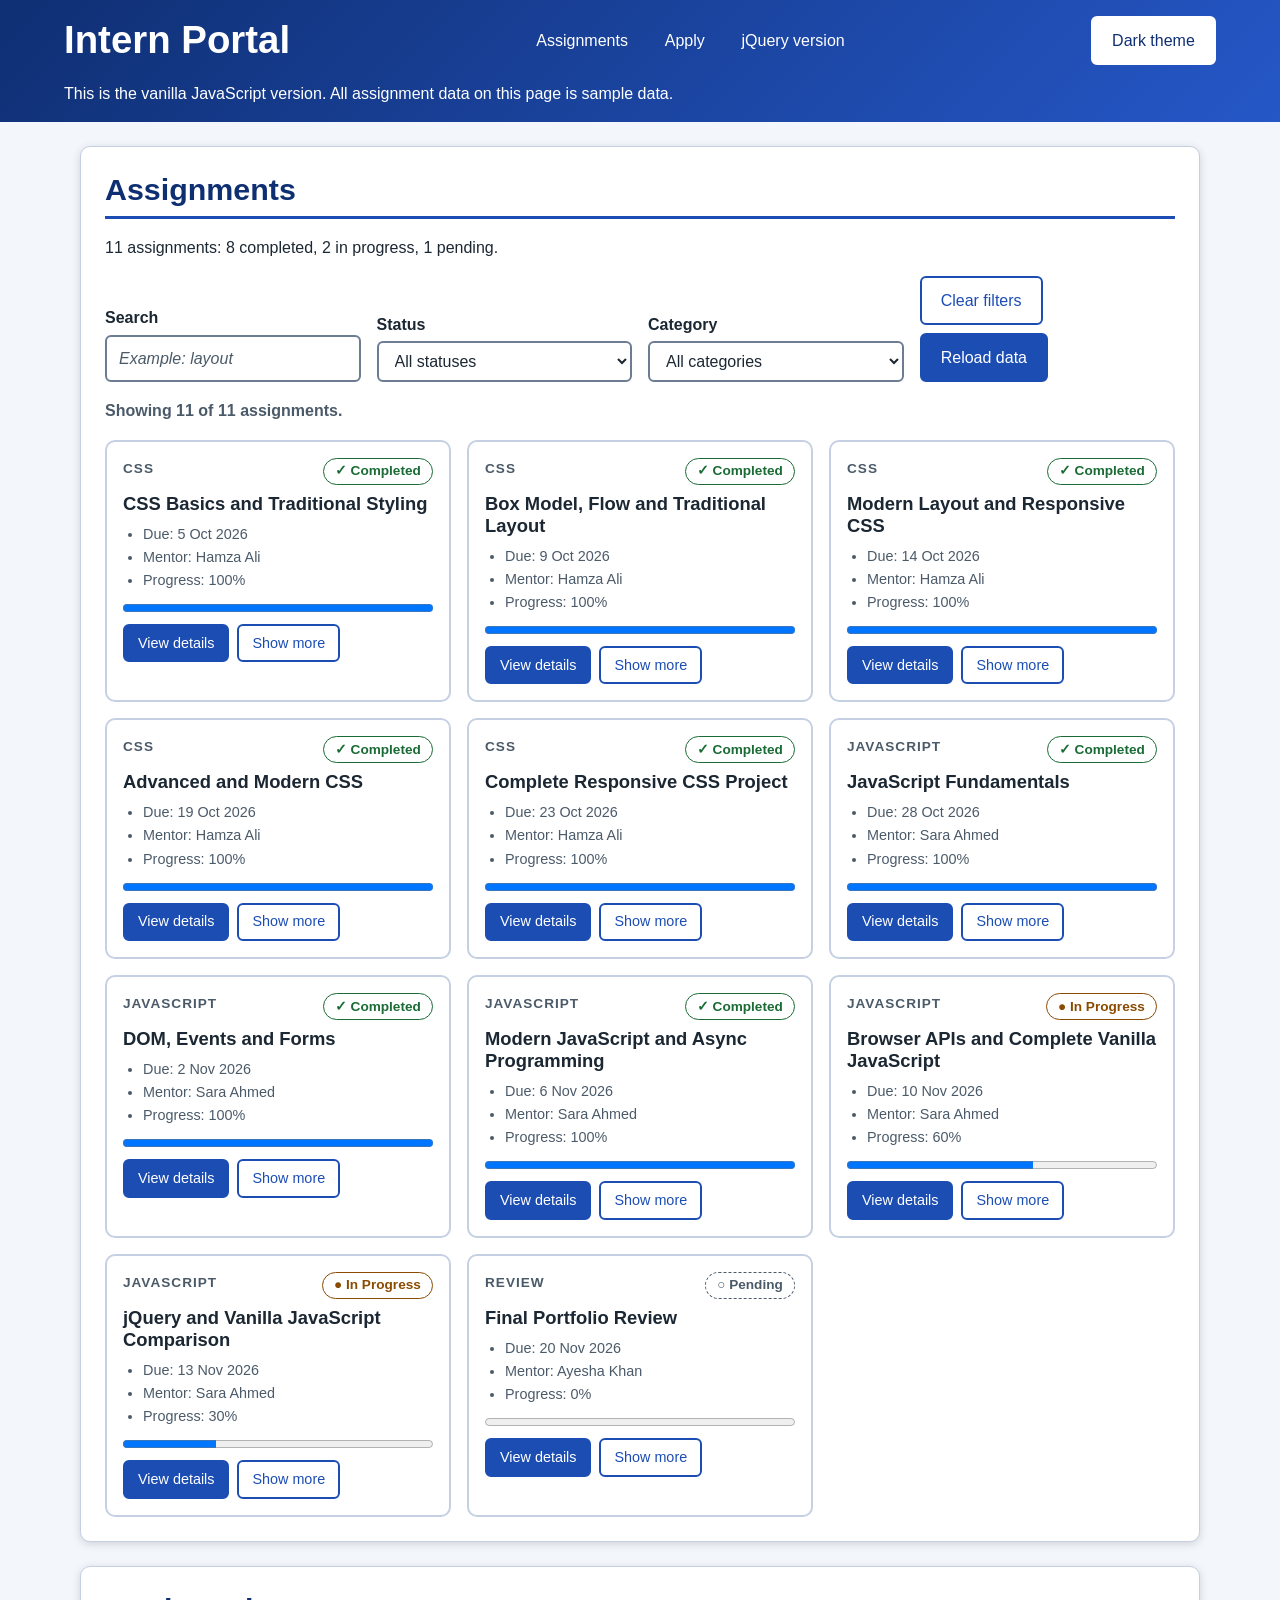
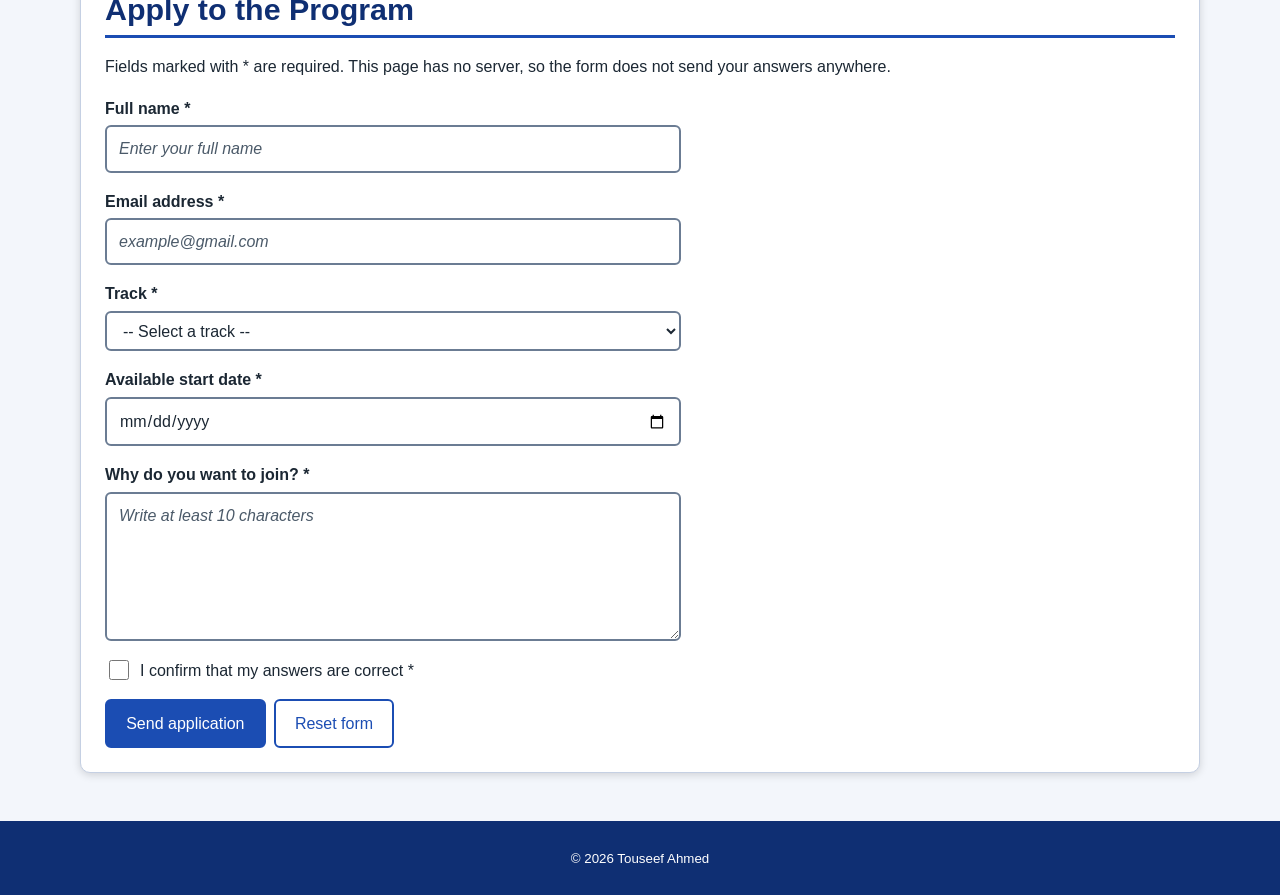
<file: index.html>
<!DOCTYPE html>
<html lang="en">
<head>
    <meta charset="UTF-8">
    <meta name="viewport" content="width=device-width, initial-scale=1">
    <meta name="description" content="Small internship portal with an assignment list, filters and an application form, written in vanilla JavaScript.">
    <meta name="author" content="Touseef Ahmed">
    <link rel="stylesheet" href="style.css">
    <script type="module" src="js/vanilla/app.js"></script>
    <title>Intern Portal | Vanilla JavaScript</title>
</head>
<body>
    <header class="site-header">
        <div class="site-header__inner">
            <h1 class="site-title">Intern Portal</h1>
            <nav class="site-nav">
                <ul>
                    <li><a href="#assignments">Assignments</a></li>
                    <li><a href="#apply">Apply</a></li>
                    <li><a href="jquery.html">jQuery version</a></li>
                </ul>
            </nav>
            <button class="button" type="button" id="theme-button">Dark theme</button>
        </div>
        <p class="site-intro">This is the vanilla JavaScript version. All assignment data on this page is sample data.</p>
    </header>

    <main>
        <section class="section" id="assignments">
            <h2>Assignments</h2>
            <p id="summary-text"></p>
            <form class="filters" id="filter-form">
                <div class="field">
                    <label for="search-input">Search</label>
                    <input type="search" id="search-input" name="q" placeholder="Example: layout" autocomplete="off">
                </div>
                <div class="field">
                    <label for="status-select">Status</label>
                    <select id="status-select" name="status">
                        <option value="all">All statuses</option>
                        <option value="Pending">Pending</option>
                        <option value="In Progress">In Progress</option>
                        <option value="Completed">Completed</option>
                    </select>
                </div>
                <div class="field">
                    <label for="category-select">Category</label>
                    <select id="category-select" name="category">
                        <option value="all">All categories</option>
                    </select>
                </div>
                <div class="button-row">
                    <button class="button button--secondary" type="button" id="clear-filters">Clear filters</button>
                    <button class="button" type="button" id="reload-button">Reload data</button>
                </div>
            </form>
            <p class="result-count" id="result-count"></p>
            <p class="selected-note" id="selected-note"></p>

            <div class="state-box" id="state-box" hidden>
                <p class="state-message" id="state-message"></p>
                <div class="button-row">
                    <button class="button" type="button" id="retry-button" hidden>Try again</button>
                    <button class="button" type="button" id="state-clear-button" hidden>Clear filters</button>
                </div>
            </div>

            <div class="card-grid" id="assignment-list"></div>
        </section>

        <section class="section" id="apply">
            <h2>Apply to the Program</h2>
            <p>Fields marked with * are required. This page has no server, so the form does not send your answers anywhere.</p>
            <form class="apply-form" id="apply-form">
                <div class="field">
                    <label for="full-name">Full name *</label>
                    <input type="text" id="full-name" name="full_name" placeholder="Enter your full name" autocomplete="name" minlength="3" maxlength="50" pattern="[A-Za-z ]+" title="Use letters and spaces only." required>
                    <p class="field-error"></p>
                </div>
                <div class="field">
                    <label for="email-address">Email address *</label>
                    <input type="email" id="email-address" name="email_address" placeholder="example@gmail.com" autocomplete="email" required>
                    <p class="field-error"></p>
                </div>
                <div class="field">
                    <label for="track">Track *</label>
                    <select id="track" name="track" required>
                        <option value="" selected>-- Select a track --</option>
                        <option value="web-development">Web Development</option>
                        <option value="software-testing">Software Testing</option>
                        <option value="devops">DevOps</option>
                    </select>
                    <p class="field-error"></p>
                </div>
                <div class="field">
                    <label for="start-date">Available start date *</label>
                    <input type="date" id="start-date" name="start_date" min="2026-11-16" max="2027-03-31" required>
                    <p class="field-error"></p>
                </div>
                <div class="field">
                    <label for="message">Why do you want to join? *</label>
                    <textarea id="message" name="message" rows="5" placeholder="Write at least 10 characters" minlength="10" maxlength="300" required></textarea>
                    <p class="field-error"></p>
                </div>
                <div class="field field--check">
                    <input type="checkbox" id="terms-accepted" name="terms" value="accepted" required>
                    <label for="terms-accepted">I confirm that my answers are correct *</label>
                    <p class="field-error"></p>
                </div>
                <div class="button-row">
                    <button class="button" type="submit">Send application</button>
                    <button class="button button--secondary" type="reset">Reset form</button>
                </div>
            </form>
        </section>
    </main>

    <dialog class="details-dialog" id="details-dialog">
        <div class="dialog-body">
            <h2 id="dialog-title"></h2>
            <p><span id="dialog-badge"></span></p>
            <ul class="dialog-facts">
                <li>Category: <span id="dialog-category"></span></li>
                <li>Due date: <span id="dialog-due"></span></li>
                <li>Mentor: <span id="dialog-mentor"></span></li>
            </ul>
            <p id="dialog-summary"></p>
            <p>
                <label for="dialog-progress">Progress: <span id="dialog-progress-text"></span></label><br>
                <progress id="dialog-progress" max="100" value="0">0%</progress>
            </p>
            <button class="button" type="button" id="dialog-close">Close</button>
        </div>
    </dialog>

    <div class="toast-area" id="toast-area"></div>
    <noscript>
        <p class="message">This page needs JavaScript to load the assignments.</p>
    </noscript>
    <footer class="site-footer">
        <p><small>&copy; 2026 Touseef Ahmed</small></p>
    </footer>
</body>
</html>
</file>
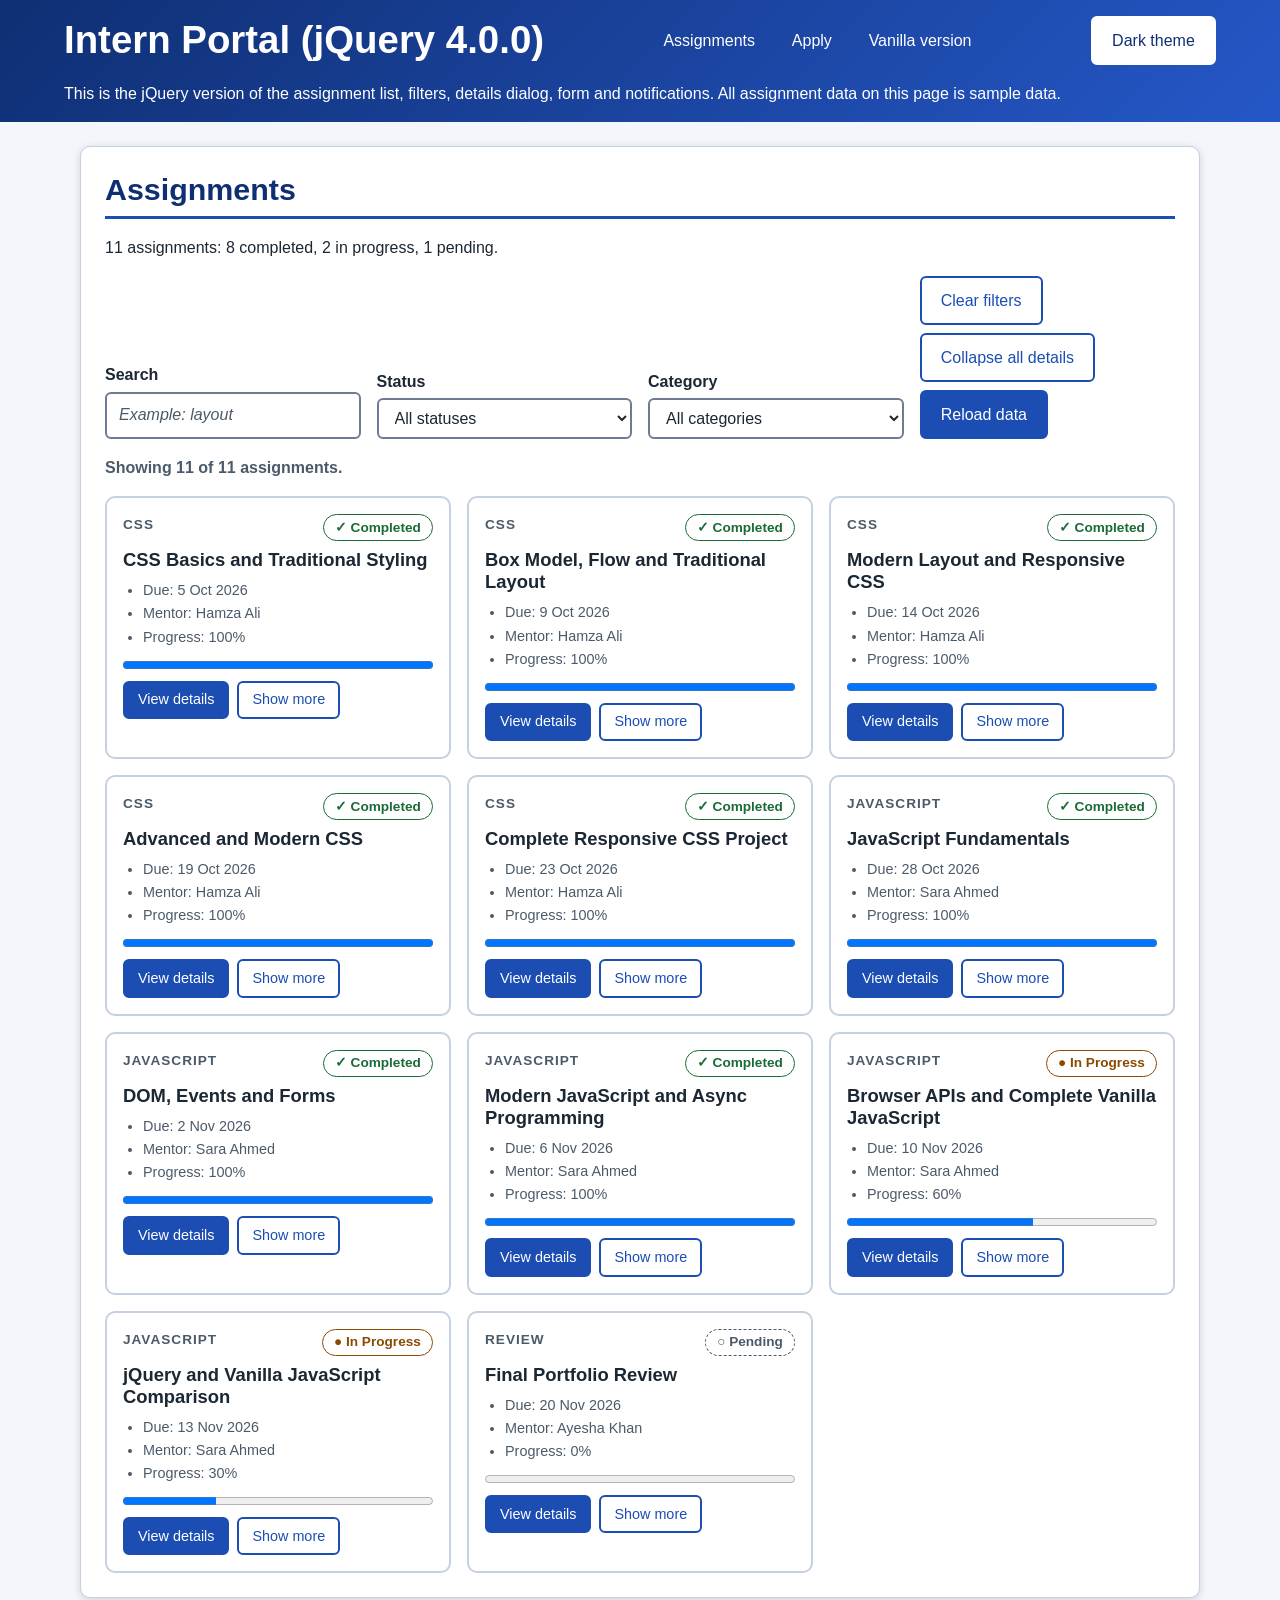
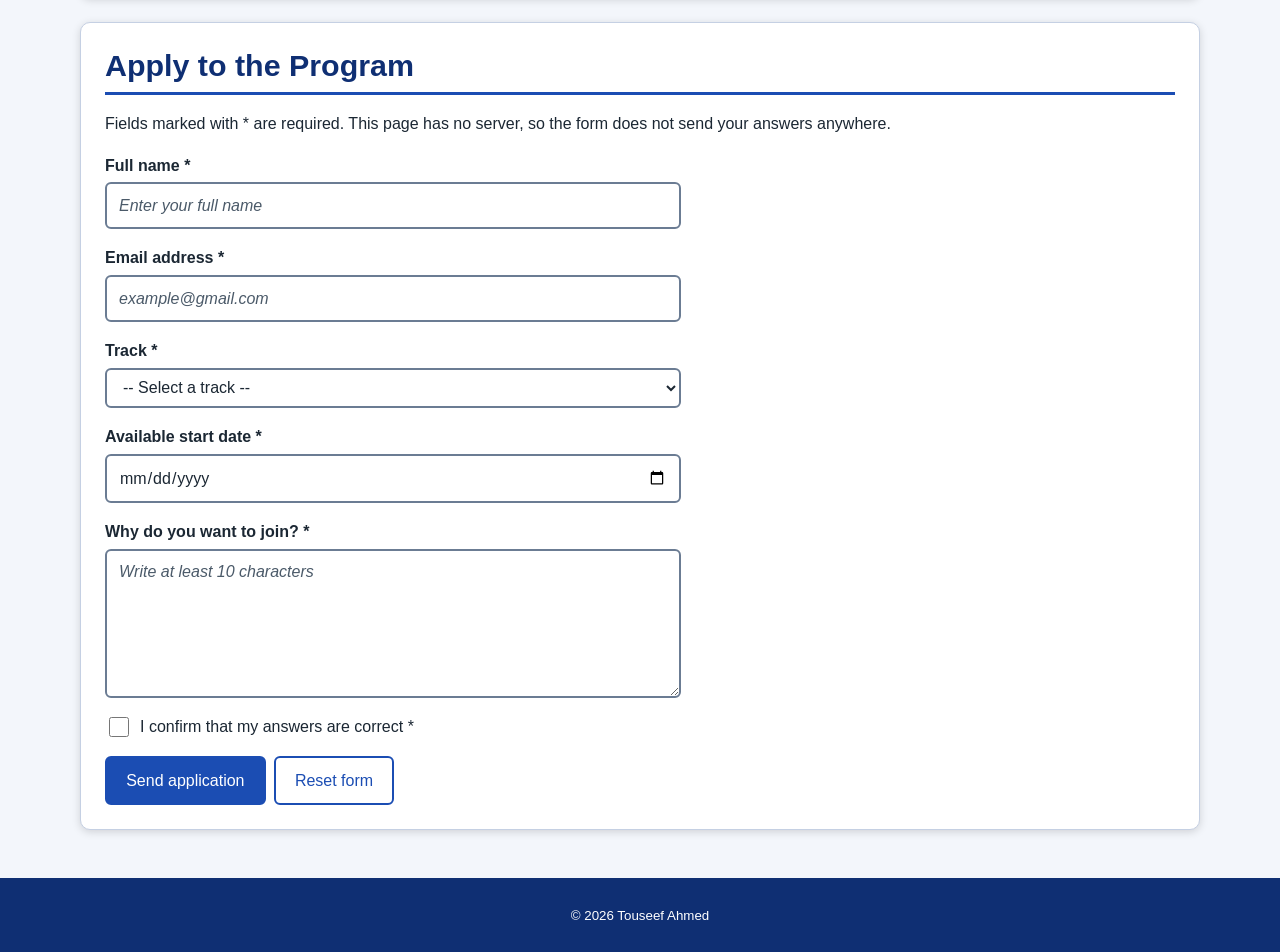
<file: jquery.html>
<!DOCTYPE html>
<html lang="en">
<head>
    <meta charset="UTF-8">
    <meta name="viewport" content="width=device-width, initial-scale=1">
    <meta name="description" content="The same internship portal with selected features written in jQuery.">
    <meta name="author" content="Touseef Ahmed">
    <link rel="stylesheet" href="style.css">
    <script src="lib/jquery-4.0.0.min.js" defer></script>
    <script type="module" src="js/jquery/app.js"></script>
    <title>Intern Portal | jQuery 4.0.0</title>
</head>
<body>
    <header class="site-header">
        <div class="site-header__inner">
            <h1 class="site-title">Intern Portal (jQuery 4.0.0)</h1>
            <nav class="site-nav">
                <ul>
                    <li><a href="#assignments">Assignments</a></li>
                    <li><a href="#apply">Apply</a></li>
                    <li><a href="index.html">Vanilla version</a></li>
                </ul>
            </nav>
            <button class="button" type="button" id="theme-button">Dark theme</button>
        </div>
        <p class="site-intro">This is the jQuery version of the assignment list, filters, details dialog, form and notifications. All assignment data on this page is sample data.</p>
    </header>

    <main>
        <section class="section" id="assignments">
            <h2>Assignments</h2>
            <p id="summary-text"></p>
            <form class="filters" id="filter-form">
                <div class="field">
                    <label for="search-input">Search</label>
                    <input type="search" id="search-input" name="q" placeholder="Example: layout" autocomplete="off">
                </div>
                <div class="field">
                    <label for="status-select">Status</label>
                    <select id="status-select" name="status">
                        <option value="all">All statuses</option>
                        <option value="Pending">Pending</option>
                        <option value="In Progress">In Progress</option>
                        <option value="Completed">Completed</option>
                    </select>
                </div>
                <div class="field">
                    <label for="category-select">Category</label>
                    <select id="category-select" name="category">
                        <option value="all">All categories</option>
                    </select>
                </div>
                <div class="button-row">
                    <button class="button button--secondary" type="button" id="clear-filters">Clear filters</button>
                    <button class="button button--secondary" type="button" id="collapse-all">Collapse all details</button>
                    <button class="button" type="button" id="reload-button">Reload data</button>
                </div>
            </form>

            <p class="result-count" id="result-count"></p>
            <p class="selected-note" id="selected-note"></p>

            <div class="state-box" id="state-box" hidden>
                <p class="state-message" id="state-message"></p>
                <div class="button-row">
                    <button class="button" type="button" id="retry-button" hidden>Try again</button>
                    <button class="button" type="button" id="state-clear-button" hidden>Clear filters</button>
                </div>
            </div>

            <div class="card-grid" id="assignment-list"></div>
        </section>

        <section class="section" id="apply">
            <h2>Apply to the Program</h2>
            <p>Fields marked with * are required. This page has no server, so the form does not send your answers anywhere.</p>
            <form class="apply-form" id="apply-form">
                <div class="field">
                    <label for="full-name">Full name *</label>
                    <input type="text" id="full-name" name="full_name" placeholder="Enter your full name" autocomplete="name" minlength="3" maxlength="50" pattern="[A-Za-z ]+" title="Use letters and spaces only." required>
                    <p class="field-error"></p>
                </div>
                <div class="field">
                    <label for="email-address">Email address *</label>
                    <input type="email" id="email-address" name="email_address" placeholder="example@gmail.com" autocomplete="email" required>
                    <p class="field-error"></p>
                </div>
                <div class="field">
                    <label for="track">Track *</label>
                    <select id="track" name="track" required>
                        <option value="" selected>-- Select a track --</option>
                        <option value="web-development">Web Development</option>
                        <option value="software-testing">Software Testing</option>
                        <option value="devops">DevOps</option>
                    </select>
                    <p class="field-error"></p>
                </div>
                <div class="field">
                    <label for="start-date">Available start date *</label>
                    <input type="date" id="start-date" name="start_date" min="2026-11-16" max="2027-03-31" required>
                    <p class="field-error"></p>
                </div>
                <div class="field">
                    <label for="message">Why do you want to join? *</label>
                    <textarea id="message" name="message" rows="5" placeholder="Write at least 10 characters" minlength="10" maxlength="300" required></textarea>
                    <p class="field-error"></p>
                </div>
                <div class="field field--check">
                    <input type="checkbox" id="terms-accepted" name="terms" value="accepted" required>
                    <label for="terms-accepted">I confirm that my answers are correct *</label>
                    <p class="field-error"></p>
                </div>
                <div class="button-row">
                    <button class="button" type="submit">Send application</button>
                    <button class="button button--secondary" type="reset">Reset form</button>
                </div>
            </form>
        </section>
    </main>

    <dialog class="details-dialog" id="details-dialog">
        <div class="dialog-body">
            <h2 id="dialog-title"></h2>
            <p><span id="dialog-badge"></span></p>
            <ul class="dialog-facts">
                <li>Category: <span id="dialog-category"></span></li>
                <li>Due date: <span id="dialog-due"></span></li>
                <li>Mentor: <span id="dialog-mentor"></span></li>
            </ul>
            <p id="dialog-summary"></p>
            <p>
                <label for="dialog-progress">Progress: <span id="dialog-progress-text"></span></label><br>
                <progress id="dialog-progress" max="100" value="0">0%</progress>
            </p>
            <button class="button" type="button" id="dialog-close">Close</button>
        </div>
    </dialog>

    <div class="toast-area" id="toast-area"></div>
    <noscript>
        <p class="message">This page needs JavaScript to load the assignments.</p>
    </noscript>
    <footer class="site-footer">
        <p><small>&copy; 2026 Touseef Ahmed</small></p>
    </footer>
</body>
</html>
</file>
<file: style.css>
:root {
    --color-bg: #f3f6fb;
    --color-surface: #ffffff;
    --color-surface-alt: #e8f0fe;
    --color-text: #1b2733;
    --color-muted: #4b5a69;
    --color-primary: #1b4db3;
    --color-primary-dark: #0f2f73;
    --color-on-primary: #ffffff;
    --color-border: #c5d0e3;
    --color-input-border: #6b7c93;
    --color-success: #1a6b35;
    --color-warning: #8a4a00;
    --color-error: #b3261e;
    --color-focus: #b45309;
    --color-visited: #6a3fb5;
    --space-sm: 0.5rem;
    --space-md: 1rem;
    --space-lg: 1.5rem;
    --radius: 10px;
    --shadow: 0 2px 8px rgba(0, 0, 0, 0.15);
}

html[data-theme="dark"] {
    --color-bg: #0f1722;
    --color-surface: #17212f;
    --color-surface-alt: #1f2d42;
    --color-text: #e6edf5;
    --color-muted: #a8b5c4;
    --color-primary: #7aa7ff;
    --color-primary-dark: #a9c4ff;
    --color-on-primary: #0b1220;
    --color-border: #33445c;
    --color-input-border: #7f93ad;
    --color-success: #4ade80;
    --color-warning: #fbbf24;
    --color-error: #f87171;
    --color-focus: #fbbf24;
    --color-visited: #c4a8ff;
}

* {
    box-sizing: border-box;
}

[hidden] {
    display: none;
}

body {
    background-color: var(--color-bg);
    color: var(--color-text);
    font-family: Arial, Helvetica, sans-serif;
    line-height: 1.6;
    margin: 0;
}

h1, h2, h3 {
    line-height: 1.2;
    margin: 0 0 var(--space-sm);
}

h1 {
    font-size: clamp(1.6rem, 1.2rem + 2vw, 2.4rem);
}

h2 {
    color: var(--color-primary-dark);
    font-size: clamp(1.4rem, 1.1rem + 1.2vw, 1.9rem);
}

h3 {
    font-size: 1.15rem;
}

p {
    margin: 0 0 var(--space-md);
}

a:link {
    color: var(--color-primary);
}

a:visited {
    color: var(--color-visited);
}

a:hover {
    color: var(--color-warning);
}

a:active {
    color: var(--color-error);
}

:is(a, button, input, select, textarea, summary):focus-visible {
    outline: 3px solid var(--color-focus);
    outline-offset: 3px;
}

.site-header {
    background: linear-gradient(135deg, #0f2f73, #2557c7);
    color: white;
    padding: var(--space-md);
}

.site-header__inner {
    align-items: center;
    display: flex;
    flex-wrap: wrap;
    gap: var(--space-md);
    justify-content: space-between;
    margin: 0 auto;
    max-width: 72rem;
}

.site-title {
    margin: 0;
}

.site-intro {
    margin: var(--space-md) auto 0;
    max-width: 72rem;
}

.site-nav ul {
    display: flex;
    flex-wrap: wrap;
    gap: var(--space-sm);
    list-style-type: none;
    margin: 0;
    padding: 0;
}

.site-nav a {
    border-radius: 6px;
    display: block;
    padding: 0.4rem 0.9rem;
    text-decoration: none;
    transition: background-color 0.2s ease-in-out;
}

.site-nav a:link,
.site-nav a:visited {
    color: white;
}

.site-nav a:hover {
    background-color: rgba(255, 255, 255, 0.2);
    color: #ffd54f;
}

.site-header :focus-visible {
    outline-color: #ffd54f;
}

.site-header .button {
    background-color: white;
    border-color: white;
    color: #0f2f73;
}

main {
    margin: 0 auto;
    max-width: 72rem;
    padding: var(--space-lg) var(--space-md);
}

.section {
    background-color: var(--color-surface);
    border: 1px solid var(--color-border);
    border-radius: var(--radius);
    box-shadow: var(--shadow);
    margin-bottom: var(--space-lg);
    padding: var(--space-lg);
}

.section h2 {
    border-bottom: 3px solid var(--color-primary);
    margin-bottom: var(--space-md);
    padding-bottom: var(--space-sm);
}

.button-row {
    display: flex;
    flex-wrap: wrap;
    gap: var(--space-sm);
}

.button {
    background-color: var(--color-primary);
    border: 2px solid var(--color-primary);
    border-radius: 6px;
    color: var(--color-on-primary);
    cursor: pointer;
    font: inherit;
    padding: 0.6em 1.2em;
    transition: transform 0.2s ease-in-out;
}

.button:hover:enabled {
    transform: translateY(-2px);
}

.button:active:enabled {
    transform: scale(0.96);
}

.button:disabled {
    cursor: not-allowed;
    opacity: 0.6;
}

.button--secondary {
    background-color: transparent;
    color: var(--color-primary);
}

.button--small {
    font-size: 0.9rem;
    padding: 0.4em 0.9em;
}

.filters {
    align-items: end;
    display: grid;
    gap: var(--space-md);
    grid-template-columns: repeat(auto-fit, minmax(min(100%, 13rem), 1fr));
    margin-bottom: var(--space-md);
}

.field {
    display: grid;
    gap: 0.25rem;
}

label {
    font-weight: bold;
}

:is(input:not([type="checkbox"]), select, textarea) {
    background-color: var(--color-surface);
    border: 2px solid var(--color-input-border);
    border-radius: 6px;
    color: var(--color-text);
    font: inherit;
    padding: 0.55em 0.75em;
    transition: border-color 0.2s ease-in-out;
    width: 100%;
}

:is(input, select, textarea):hover {
    border-color: var(--color-primary);
}

textarea {
    resize: vertical;
}

::placeholder {
    color: var(--color-muted);
    font-style: italic;
}

.result-count {
    color: var(--color-muted);
    font-weight: bold;
}

.selected-note {
    font-weight: bold;
}

.result-count:empty,
.selected-note:empty {
    display: none;
}

.state-box {
    background-color: var(--color-surface-alt);
    border-left: 5px solid var(--color-primary);
    border-radius: 6px;
    margin-bottom: var(--space-md);
    padding: var(--space-md);
}

.state-message {
    font-weight: bold;
    margin: 0 0 var(--space-sm);
}

.state-box--error {
    border-left-color: var(--color-error);
}

.state-box--error .state-message::before {
    color: var(--color-error);
    content: "\26A0  ";
}

.state-box--empty {
    border-left-color: var(--color-input-border);
}

.state-box--loading .state-message::before {
    animation: spin 1s linear infinite;
    border: 3px solid var(--color-border);
    border-radius: 50%;
    border-top-color: var(--color-primary);
    content: "";
    display: inline-block;
    height: 1em;
    margin-right: 0.5em;
    vertical-align: -0.15em;
    width: 1em;
}

@keyframes spin {
    to { transform: rotate(360deg); }
}

.card-grid {
    display: grid;
    gap: var(--space-md);
    grid-template-columns: repeat(auto-fit, minmax(min(100%, 19rem), 1fr));
}

.card {
    align-content: start;
    background-color: var(--color-surface);
    border: 2px solid var(--color-border);
    border-radius: var(--radius);
    display: grid;
    gap: var(--space-sm);
    padding: var(--space-md);
    transition: box-shadow 0.3s ease-in-out, transform 0.3s ease-in-out;
}

.card:hover {
    box-shadow: var(--shadow);
    transform: translateY(-3px);
}

.card.is-selected {
    border-color: var(--color-primary);
    box-shadow: 0 0 0 3px var(--color-primary);
}

.card-header {
    align-items: flex-start;
    display: flex;
    gap: var(--space-sm);
    justify-content: space-between;
}

.card-category {
    color: var(--color-muted);
    font-size: 0.85rem;
    font-weight: bold;
    letter-spacing: 1px;
    margin: 0;
    text-transform: uppercase;
}

.card-title {
    margin: 0;
}

.card-facts,
.dialog-facts {
    color: var(--color-muted);
    font-size: 0.9rem;
    margin: 0;
    padding-left: 1.25rem;
}

progress {
    width: 100%;
}

.card-actions {
    display: flex;
    flex-wrap: wrap;
    gap: var(--space-sm);
}

.card-details {
    border-top: 1px solid var(--color-border);
    display: none;
    padding-top: var(--space-sm);
}

.card-details p {
    margin: 0;
}

.badge {
    border: 1px solid currentColor;
    border-radius: 999px;
    color: var(--color-muted);
    display: inline-block;
    font-size: 0.85rem;
    font-weight: bold;
    padding: 0.1rem 0.7rem;
    white-space: nowrap;
}

.badge--completed {
    color: var(--color-success);
}

.badge--completed::before {
    content: "\2713  ";
}

.badge--in-progress {
    color: var(--color-warning);
}

.badge--in-progress::before {
    content: "\25CF  ";
}

.badge--pending {
    border-style: dashed;
}

.badge--pending::before {
    content: "\25CB  ";
}

.details-dialog {
    background-color: var(--color-surface);
    border: 1px solid var(--color-border);
    border-radius: var(--radius);
    color: var(--color-text);
    max-width: 30rem;
    padding: 0;
    width: calc(100% - 2rem);
}

.details-dialog::backdrop {
    background-color: rgba(0, 0, 0, 0.6);
}

.dialog-body {
    padding: var(--space-lg);
}

.apply-form {
    display: grid;
    gap: var(--space-md);
    max-width: 36rem;
}

.field--check {
    align-items: center;
    display: flex;
    flex-wrap: wrap;
    gap: var(--space-sm);
}

.field--check label {
    font-weight: normal;
}

.field--check .field-error {
    flex-basis: 100%;
}

input[type="checkbox"] {
    height: 1.25rem;
    width: 1.25rem;
}

.field-error {
    color: var(--color-error);
    font-size: 0.9rem;
    font-weight: bold;
    margin: 0;
}

.field-error:empty {
    display: none;
}

.field-error::before {
    content: "\26A0  ";
}

.apply-form[data-submitted="true"] :is(input, select, textarea):invalid {
    border-color: var(--color-error);
}

.toast-area {
    display: grid;
    gap: var(--space-sm);
    inset-block-end: var(--space-md);
    inset-inline-end: var(--space-md);
    max-width: min(24rem, calc(100% - 2rem));
    position: fixed;
    z-index: 50;
}

.toast {
    background-color: var(--color-surface);
    border: 1px solid var(--color-border);
    border-left: 6px solid var(--color-primary);
    border-radius: 6px;
    box-shadow: var(--shadow);
    margin: 0;
    padding: 0.7rem 1rem;
}

.toast--success {
    border-left-color: var(--color-success);
}

.toast--error {
    border-left-color: var(--color-error);
}

.toast--auto {
    animation: toast-life 4s ease forwards;
}

@keyframes toast-life {
    0% {
        opacity: 0;
        transform: translateY(0.5rem);
    }
    8%, 88% {
        opacity: 1;
        transform: translateY(0);
    }
    100% {
        opacity: 0;
    }
}

.message {
    background-color: var(--color-surface-alt);
    border-left: 5px solid var(--color-primary);
    border-radius: 6px;
    margin: var(--space-md);
    padding: 0.75rem 1rem;
}

.site-footer {
    background-color: #0f2f73;
    color: white;
    padding: var(--space-lg) var(--space-md);
    text-align: center;
}

.site-footer p {
    margin: 0;
}

@media (prefers-reduced-motion: reduce) {
    *, *::before, *::after {
        animation: none;
        transition: none;
    }
}
</file>
